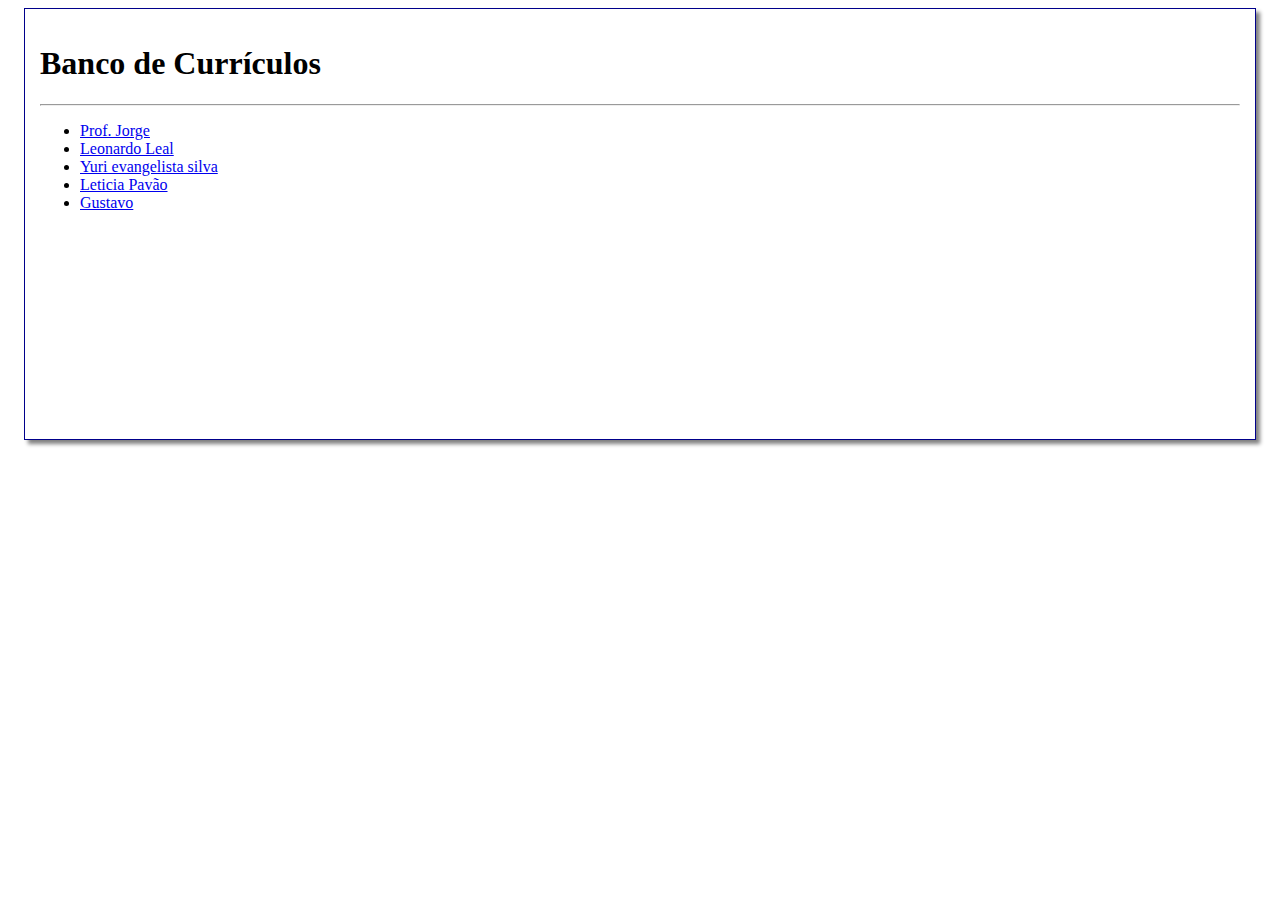
<file: index.html>
<!DOCTYPE html>
<html lang="pt-br">
<head>
    <meta charset="UTF-8">
    <meta name="viewport" content="width=device-width, initial-scale=1.0">
    <title>Banco de Currículos</title>
    <link rel="stylesheet" href="style.css">
</head>
<body>
    <div class="container">
        <header>
            <h1>Banco de Currículos</h1>
            <hr>
        </header>
        <main>
            <ul>
                <li><a href="curriculos/prof_jorge.html">Prof. Jorge</a></li>
                <li><a href="curriculos/leonardo_leal.html">Leonardo Leal</a></li>
                <li><a href="curriculos/yuri.html">Yuri evangelista silva</a></li>
                <li><a href="curriculos/ads_leticia.html">Leticia Pavão</a></li>
                <li><a href="curriculos/gustavo.html">Gustavo</a></li>
            </ul>
        </main>

    </div>
    
</body>
</html>
</file>
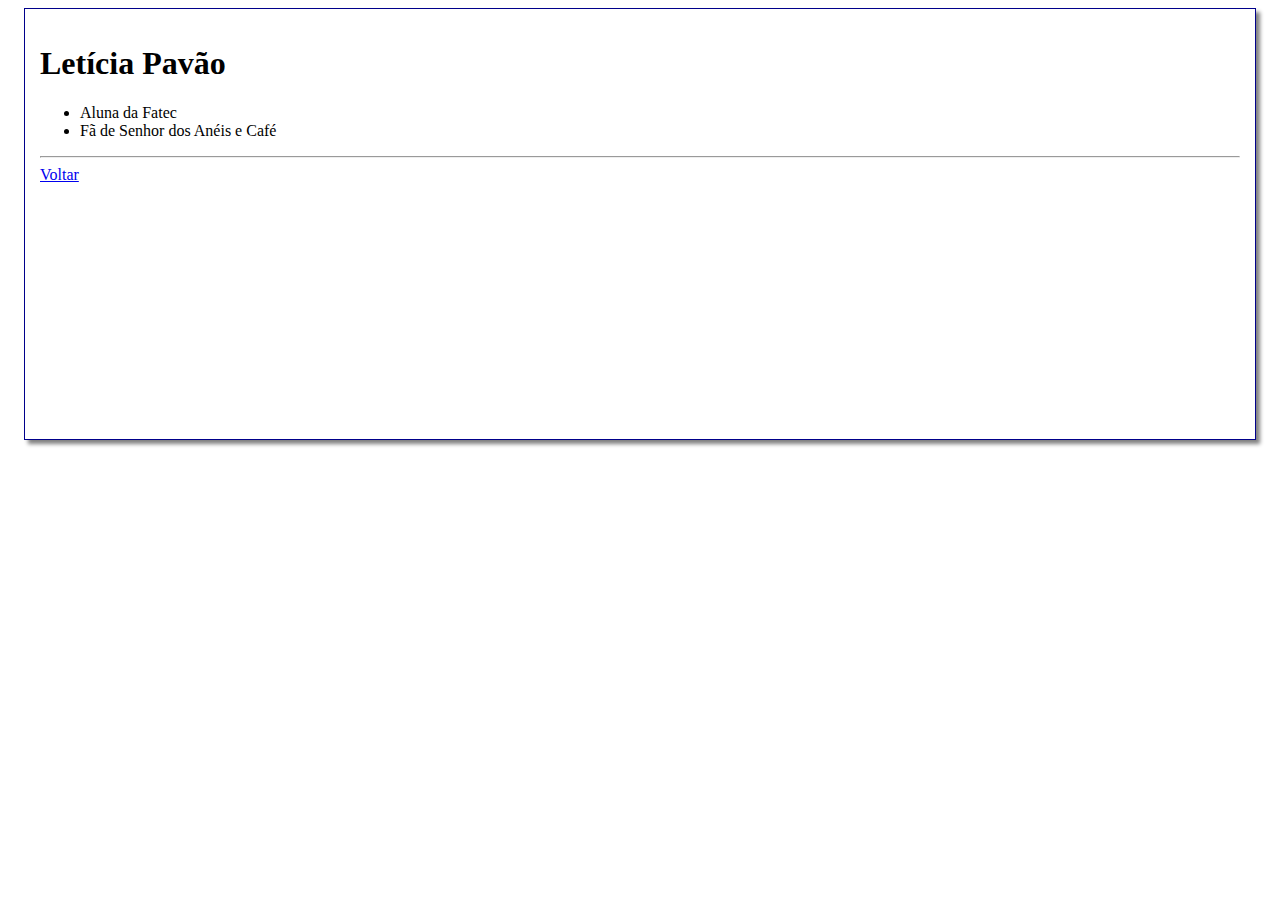
<file: curriculos/ads_leticia.html>
<!DOCTYPE html>
<html lang="pt-br">
<head>
    <meta charset="UTF-8">
    <meta name="viewport" content="width=device-width, initial-scale=1.0">
    <title>Letícia Pavão</title>
    <link rel="stylesheet" href="../style.css">
</head>
<body>
    <div class="container">
        <h1>Letícia Pavão</h1>
        <ul>
            <li>Aluna da Fatec</li>
            <li>Fã de Senhor dos Anéis e Café</li>
        </ul>
        <hr>
        <a href="../index.html">Voltar</a>
    </div>
    
</body>
</html>
</file>
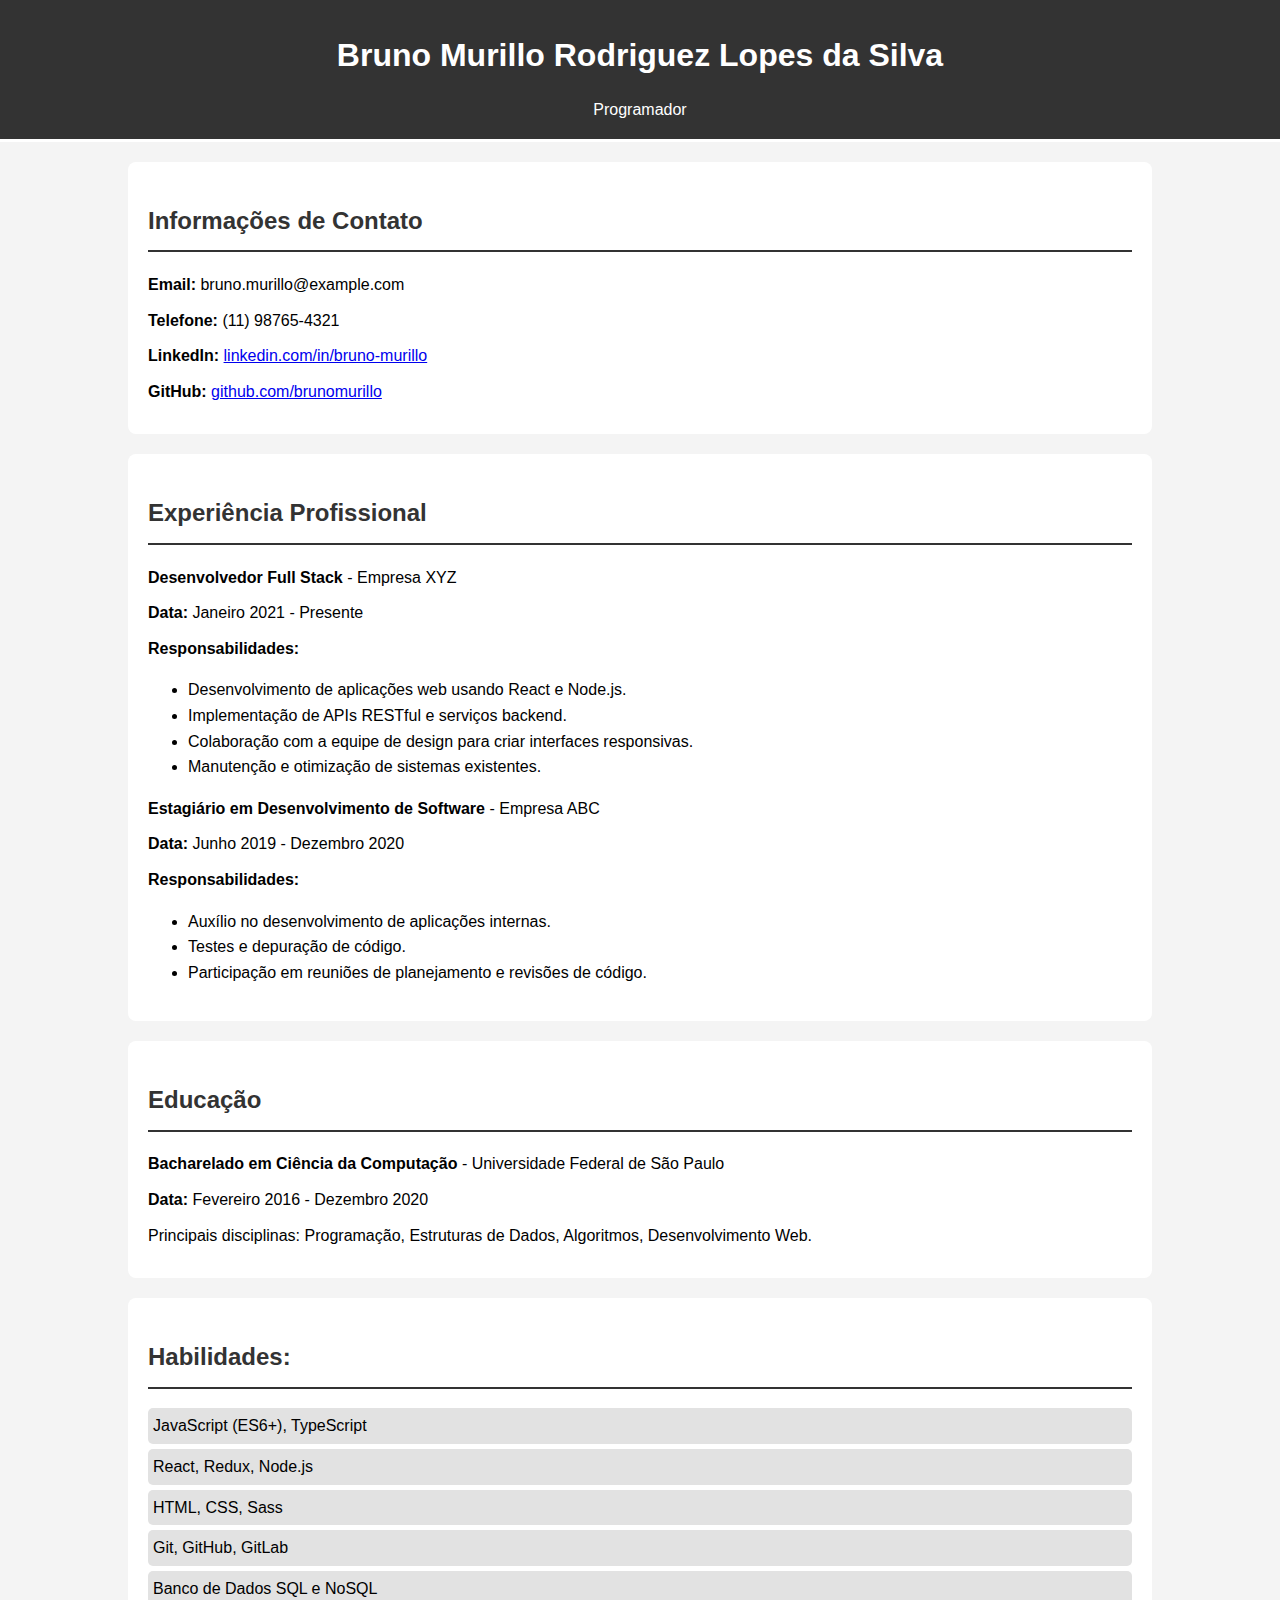
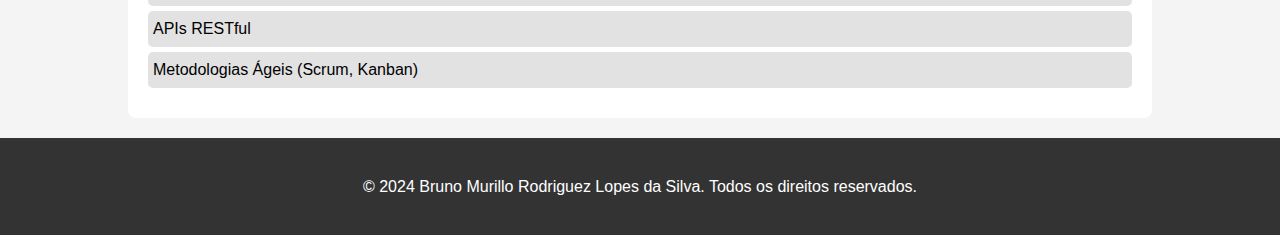
<file: curriculos/bruno.html>
<!DOCTYPE html>
<html lang="pt-BR">
<head>
    <meta charset="UTF-8">
    <meta name="viewport" content="width=device-width, initial-scale=1.0">
    <title>Currículo - Bruno Murillo Rodriguez Lopes da Silva</title>
    <style>
        body {
            font-family: Arial, sans-serif;
            line-height: 1.6;
            margin: 0;
            padding: 0;
            background-color: #f4f4f4;
        }
        .container {
            width: 80%;
            margin: auto;
            overflow: hidden;
        }
        header {
            background: #333;
            color: #fff;
            padding-top: 30px;
            min-height: 70px;
            border-bottom: #fff 3px solid;
            text-align: center;
        }
        header h1 {
            margin: 0;
        }
        section {
            padding: 20px;
            background: #fff;
            margin: 20px 0;
            border-radius: 8px;
        }
        h2 {
            border-bottom: 2px solid #333;
            padding-bottom: 10px;
            color: #333;
        }
        .contact-info, .education, .skills, .experience {
            margin-bottom: 20px;
        }
        .contact-info p, .education p, .skills ul, .experience p {
            margin: 10px 0;
        }
        .skills ul {
            list-style-type: none;
            padding: 0;
        }
        .skills ul li {
            background: #e2e2e2;
            margin: 5px 0;
            padding: 5px;
            border-radius: 5px;
        }
        footer {
            text-align: center;
            padding: 20px;
            background: #333;
            color: #fff;
        }
    </style>
</head>
<body>
    <header>
        <div class="container">
            <h1>Bruno Murillo Rodriguez Lopes da Silva</h1>
            <p>Programador</p>
        </div>
    </header>

    <div class="container">
        <section class="contact-info">
            <h2>Informações de Contato</h2>
            <p><strong>Email:</strong> bruno.murillo@example.com</p>
            <p><strong>Telefone:</strong> (11) 98765-4321</p>
            <p><strong>LinkedIn:</strong> <a href="https://www.linkedin.com/in/bruno-murillo" target="_blank">linkedin.com/in/bruno-murillo</a></p>
            <p><strong>GitHub:</strong> <a href="https://github.com/brunomurillo" target="_blank">github.com/brunomurillo</a></p>
        </section>

        <section class="experience">
            <h2>Experiência Profissional</h2>
            <p><strong>Desenvolvedor Full Stack</strong> - Empresa XYZ</p>
            <p><strong>Data:</strong> Janeiro 2021 - Presente</p>
            <p><strong>Responsabilidades:</strong></p>
            <ul>
                <li>Desenvolvimento de aplicações web usando React e Node.js.</li>
                <li>Implementação de APIs RESTful e serviços backend.</li>
                <li>Colaboração com a equipe de design para criar interfaces responsivas.</li>
                <li>Manutenção e otimização de sistemas existentes.</li>
            </ul>

            <p><strong>Estagiário em Desenvolvimento de Software</strong> - Empresa ABC</p>
            <p><strong>Data:</strong> Junho 2019 - Dezembro 2020</p>
            <p><strong>Responsabilidades:</strong></p>
            <ul>
                <li>Auxílio no desenvolvimento de aplicações internas.</li>
                <li>Testes e depuração de código.</li>
                <li>Participação em reuniões de planejamento e revisões de código.</li>
            </ul>
        </section>

        <section class="education">
            <h2>Educação</h2>
            <p><strong>Bacharelado em Ciência da Computação</strong> - Universidade Federal de São Paulo</p>
            <p><strong>Data:</strong> Fevereiro 2016 - Dezembro 2020</p>
            <p>Principais disciplinas: Programação, Estruturas de Dados, Algoritmos, Desenvolvimento Web.</p>
        </section>

        <section class="skills">
            <h2>Habilidades:</h2>
            <ul>
                <li>JavaScript (ES6+), TypeScript</li>
                <li>React, Redux, Node.js</li>
                <li>HTML, CSS, Sass</li>
                <li>Git, GitHub, GitLab</li>
                <li>Banco de Dados SQL e NoSQL</li>
                <li>APIs RESTful</li>
                <li>Metodologias Ágeis (Scrum, Kanban)</li>
            </ul>
        </section>
    </div>

    <footer>
        <p>&copy; 2024 Bruno Murillo Rodriguez Lopes da Silva. Todos os direitos reservados.</p>
    </footer>
</body>
</html>
</file>
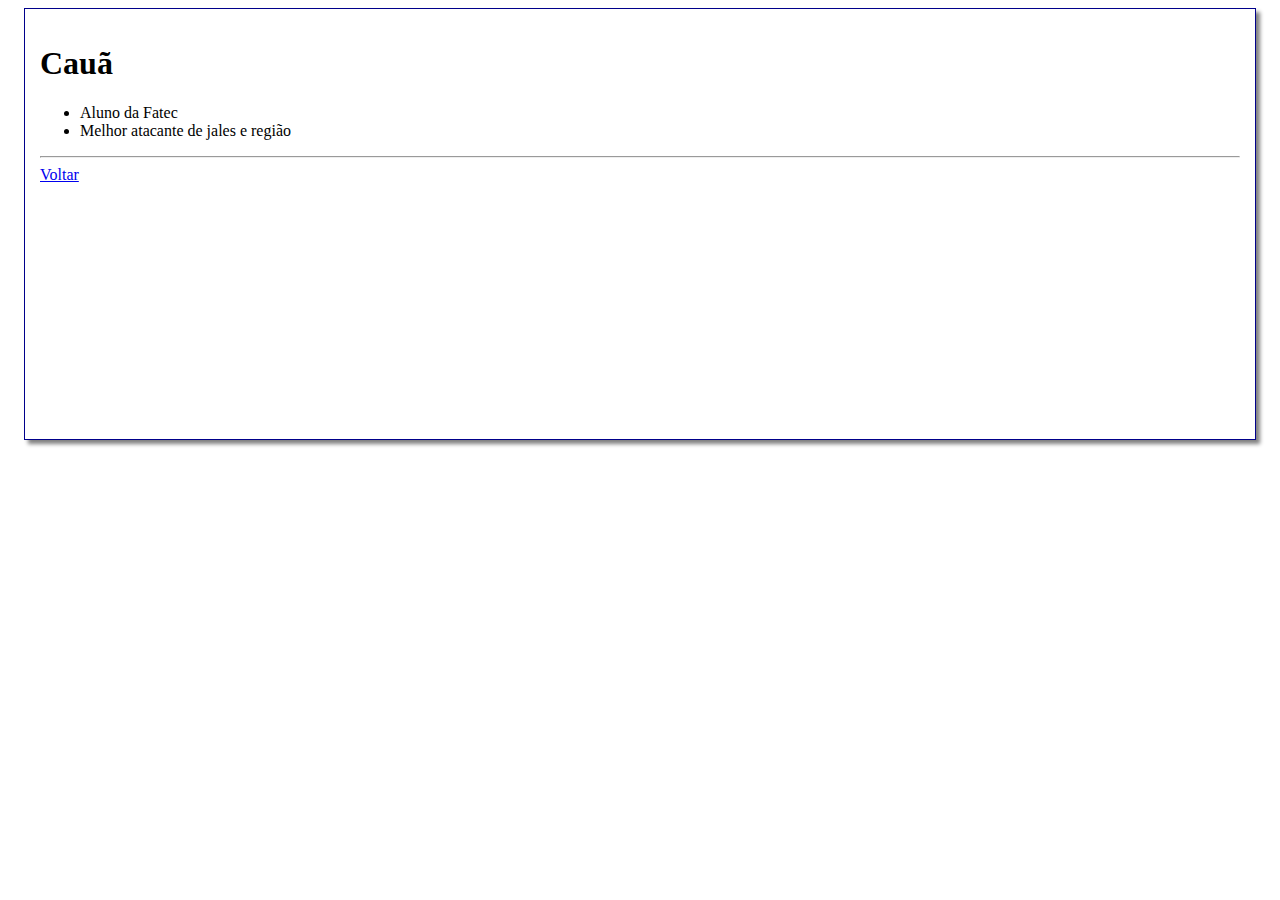
<file: curriculos/caua.html>
<!DOCTYPE html>
<html lang="pt-br">
<head>
    <meta charset="UTF-8">
    <meta name="viewport" content="width=device-width, initial-scale=1.0">
    <title>Cauã</title>
    <link rel="stylesheet" href="../style.css">
</head>
<body>
    <div class="container">
        <h1>Cauã</h1>
        <ul>
            <li>Aluno da Fatec</li>
            <li>Melhor atacante de jales e região</li>
        </ul>
        <hr>
        <a href="../index.html">Voltar</a>
    </div>
    
</body>
</html>
</file>
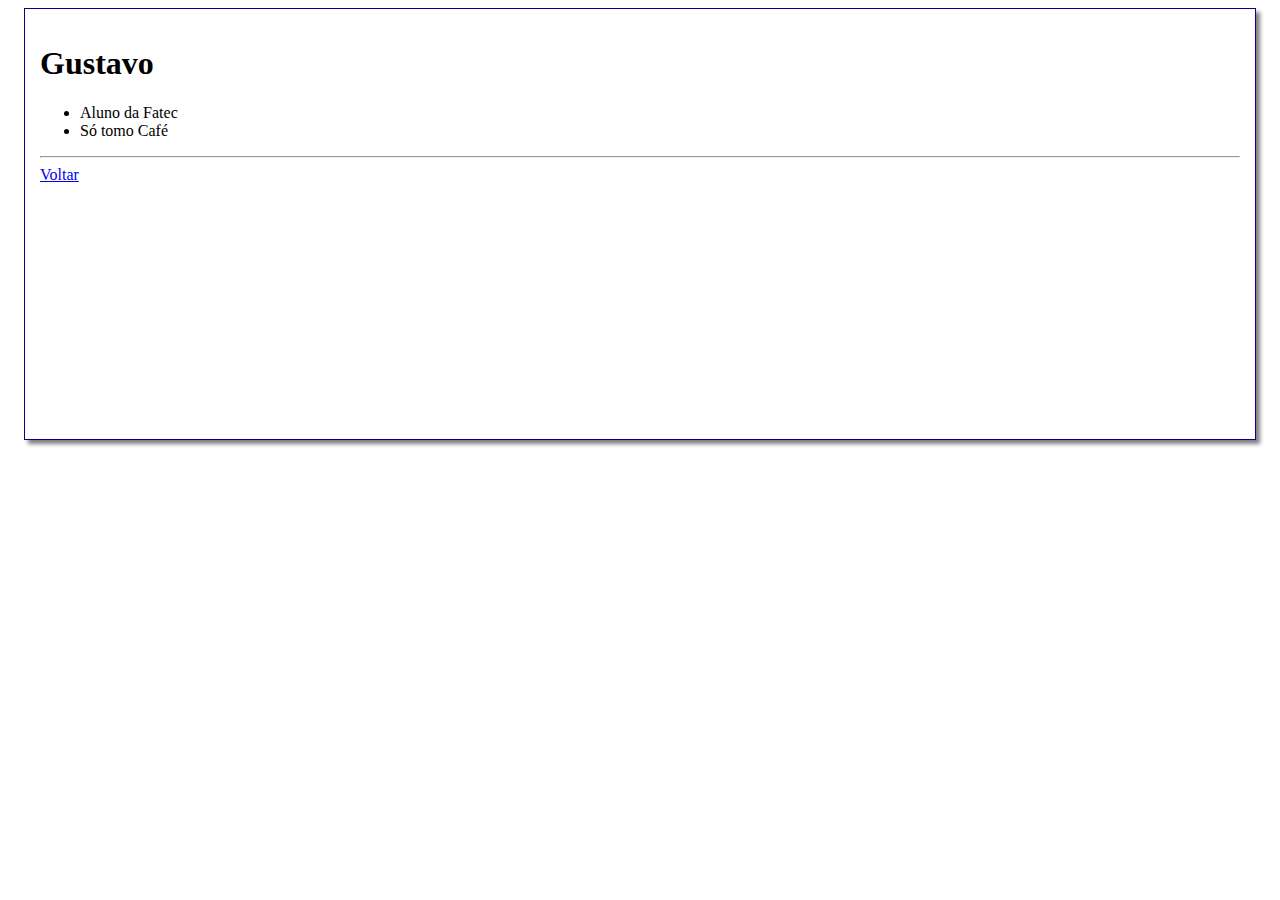
<file: curriculos/gustavo.html>
<!DOCTYPE html>
<html lang="pt-br">
<head>
    <meta charset="UTF-8">
    <meta name="viewport" content="width=device-width, initial-scale=1.0">
    <title>Prof. Jorge</title>
    <link rel="stylesheet" href="../style.css">
</head>
<body>
    <div class="container">
        <h1>Gustavo</h1>
        <ul>
            <li>Aluno da Fatec</li>
            <li>Só tomo Café</li>
        </ul>
        <hr>
        <a href="../index.html">Voltar</a>
    </div>
    
</body>
</html>
</file>
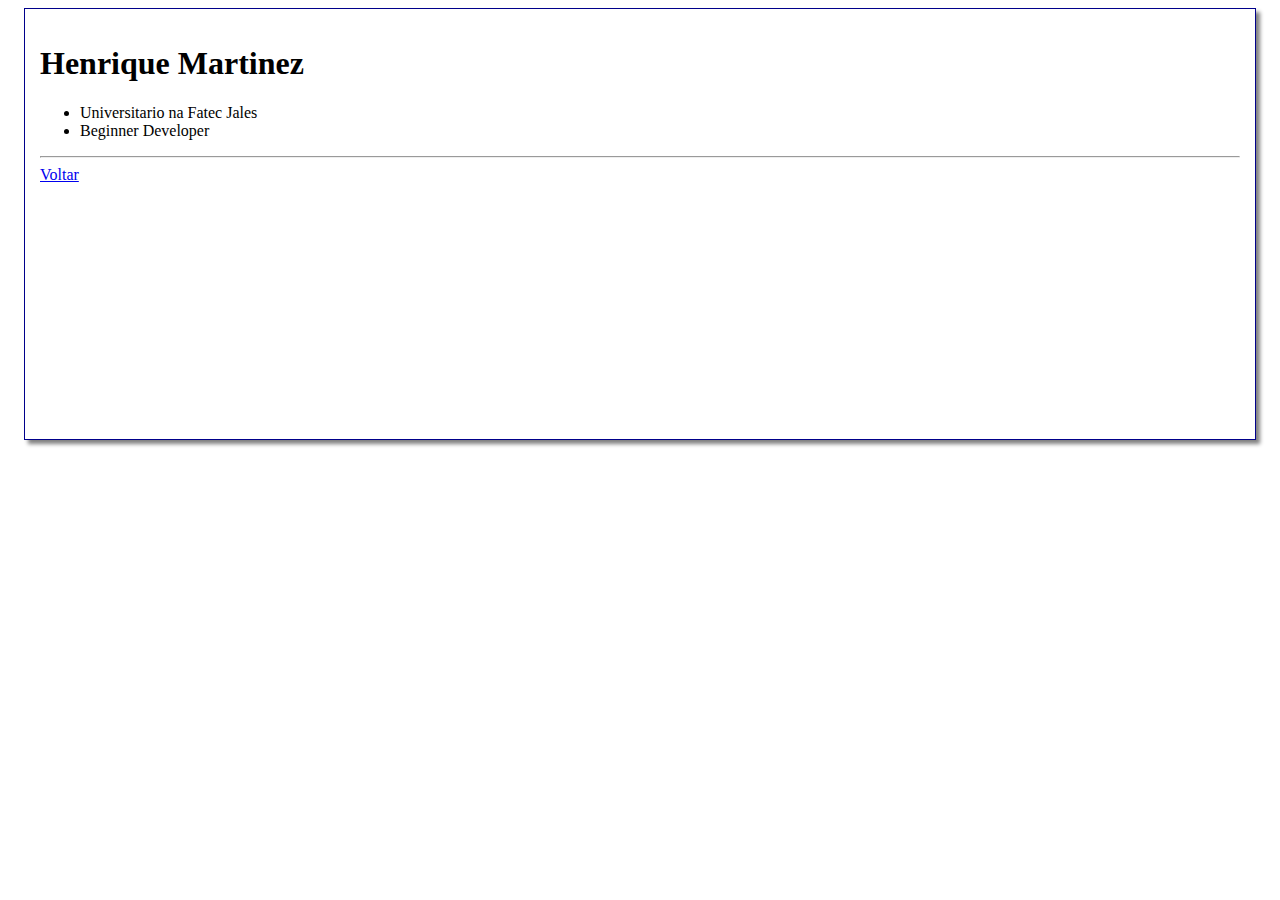
<file: curriculos/Henrique.html>
<!DOCTYPE html>
<html lang="pt-br">
<head>
    <meta charset="UTF-8">
    <meta name="viewport" content="width=device-width, initial-scale=1.0">
    <title>Prof. Jorge</title>
    <link rel="stylesheet" href="../style.css">
</head>
<body>
    <div class="container">
        <h1>Henrique Martinez</h1>
        <ul>
            <li>Universitario na Fatec Jales</li>
            <li>Beginner Developer</li>
            
        </ul>
        <hr>
        <a href="../index.html">Voltar</a>
    </div>
    
</body>
</html>
</file>
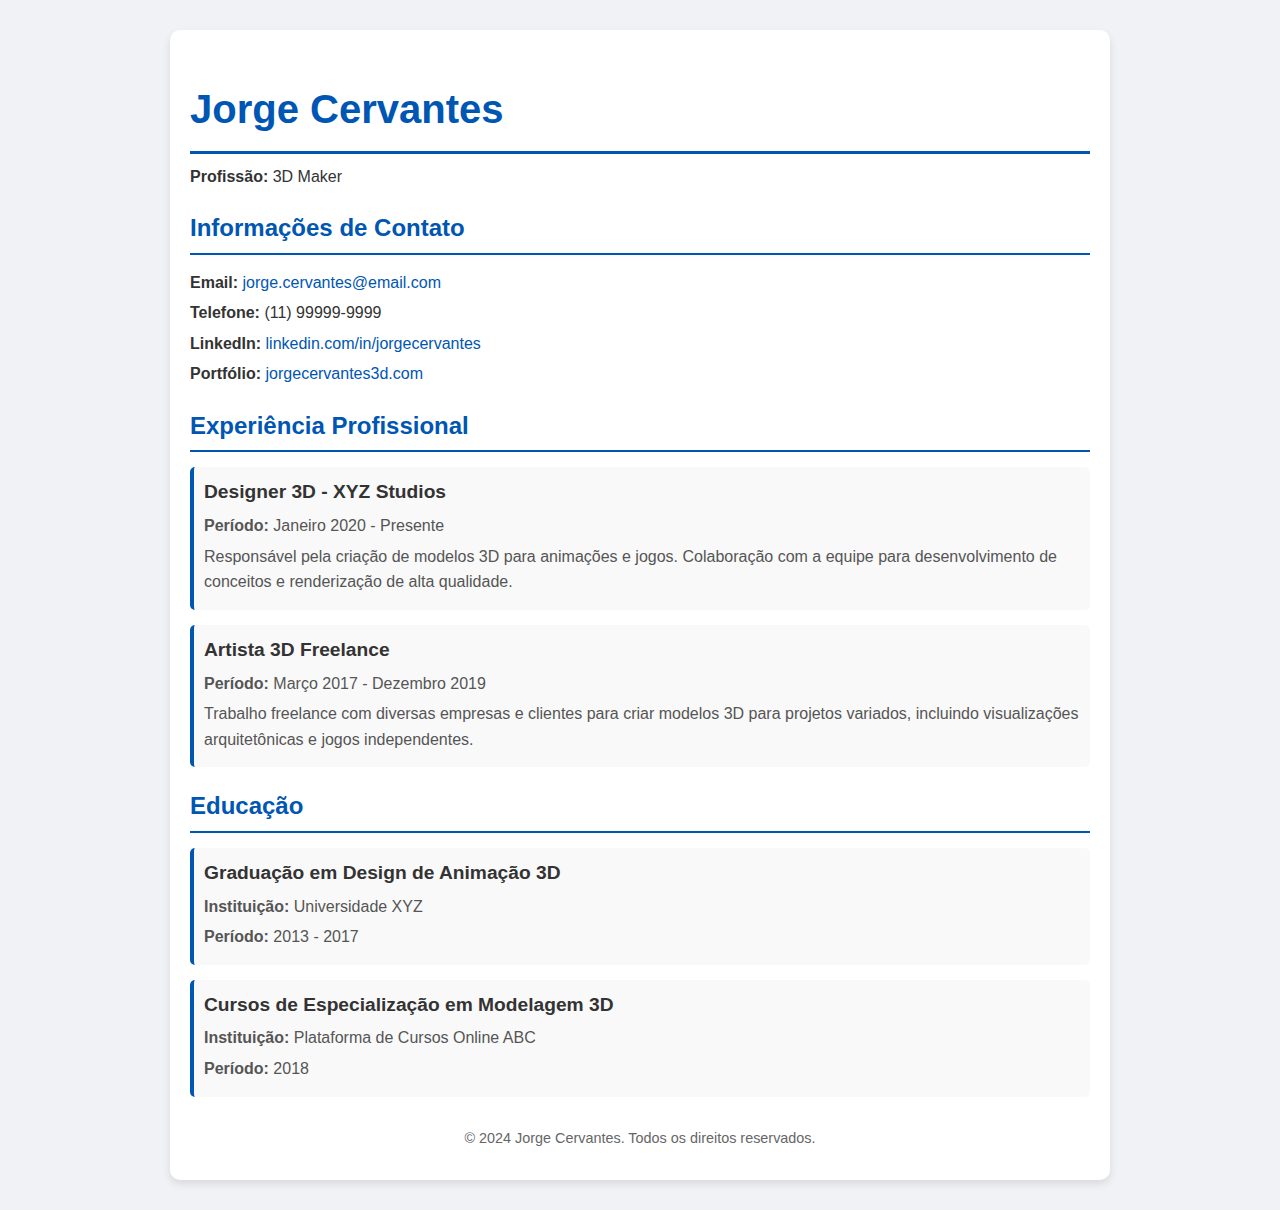
<file: curriculos/JorgeCervantes.html>
<!DOCTYPE html>
<html lang="pt-BR">
<head>
    <meta charset="UTF-8">
    <meta name="viewport" content="width=device-width, initial-scale=1.0">
    <title>Currículo - Jorge Cervantes</title>
    <style>
        body {
            font-family: 'Segoe UI', Tahoma, Geneva, Verdana, sans-serif;
            line-height: 1.6;
            margin: 0;
            padding: 0;
            background-color: #f0f2f5;
            color: #333;
        }
        .container {
            width: 80%;
            max-width: 900px;
            margin: 30px auto;
            background: #ffffff;
            padding: 20px;
            border-radius: 10px;
            box-shadow: 0 4px 8px rgba(0,0,0,0.1);
        }
        h1 {
            color: #0056b3;
            font-size: 2.5em;
            margin-bottom: 10px;
            border-bottom: 3px solid #0056b3;
            padding-bottom: 10px;
        }
        p {
            margin: 10px 0;
        }
        .section {
            margin-bottom: 20px;
        }
        .section h2 {
            color: #0056b3;
            border-bottom: 2px solid #0056b3;
            padding-bottom: 5px;
            font-size: 1.5em;
            margin-bottom: 15px;
        }
        .contact-info p, .experience-item p, .education-item p {
            margin: 5px 0;
        }
        .contact-info p a {
            color: #0056b3;
            text-decoration: none;
        }
        .contact-info p a:hover {
            text-decoration: underline;
        }
        .experience-item, .education-item {
            margin-bottom: 15px;
            padding: 10px;
            border-left: 4px solid #0056b3;
            background: #f9f9f9;
            border-radius: 5px;
        }
        .experience-item h3, .education-item h3 {
            margin: 0;
            color: #333;
            font-size: 1.2em;
        }
        .experience-item p, .education-item p {
            margin: 5px 0;
            color: #555;
        }
        .experience-item:last-of-type, .education-item:last-of-type {
            margin-bottom: 0;
        }
        .footer {
            text-align: center;
            margin-top: 30px;
            font-size: 0.9em;
            color: #666;
        }
    </style>
</head>
<body>
    <div class="container">
        <h1>Jorge Cervantes</h1>
        <p><strong>Profissão:</strong> 3D Maker</p>

        <div class="section contact-info">
            <h2>Informações de Contato</h2>
            <p><strong>Email:</strong> <a href="mailto:jorge.cervantes@email.com">jorge.cervantes@email.com</a></p>
            <p><strong>Telefone:</strong> (11) 99999-9999</p>
            <p><strong>LinkedIn:</strong> <a href="https://www.linkedin.com/in/jorgecervantes" target="_blank">linkedin.com/in/jorgecervantes</a></p>
            <p><strong>Portfólio:</strong> <a href="https://www.jorgecervantes3d.com" target="_blank">jorgecervantes3d.com</a></p>
        </div>

        <div class="section experience">
            <h2>Experiência Profissional</h2>
            <div class="experience-item">
                <h3>Designer 3D - XYZ Studios</h3>
                <p><strong>Período:</strong> Janeiro 2020 - Presente</p>
                <p>Responsável pela criação de modelos 3D para animações e jogos. Colaboração com a equipe para desenvolvimento de conceitos e renderização de alta qualidade.</p>
            </div>
            <div class="experience-item">
                <h3>Artista 3D Freelance</h3>
                <p><strong>Período:</strong> Março 2017 - Dezembro 2019</p>
                <p>Trabalho freelance com diversas empresas e clientes para criar modelos 3D para projetos variados, incluindo visualizações arquitetônicas e jogos independentes.</p>
            </div>
        </div>

        <div class="section education">
            <h2>Educação</h2>
            <div class="education-item">
                <h3>Graduação em Design de Animação 3D</h3>
                <p><strong>Instituição:</strong> Universidade XYZ</p>
                <p><strong>Período:</strong> 2013 - 2017</p>
            </div>
            <div class="education-item">
                <h3>Cursos de Especialização em Modelagem 3D</h3>
                <p><strong>Instituição:</strong> Plataforma de Cursos Online ABC</p>
                <p><strong>Período:</strong> 2018</p>
            </div>
        </div>
        
        <div class="footer">
            <p>&copy; 2024 Jorge Cervantes. Todos os direitos reservados.</p>
        </div>
    </div>
</body>
</html>
</file>
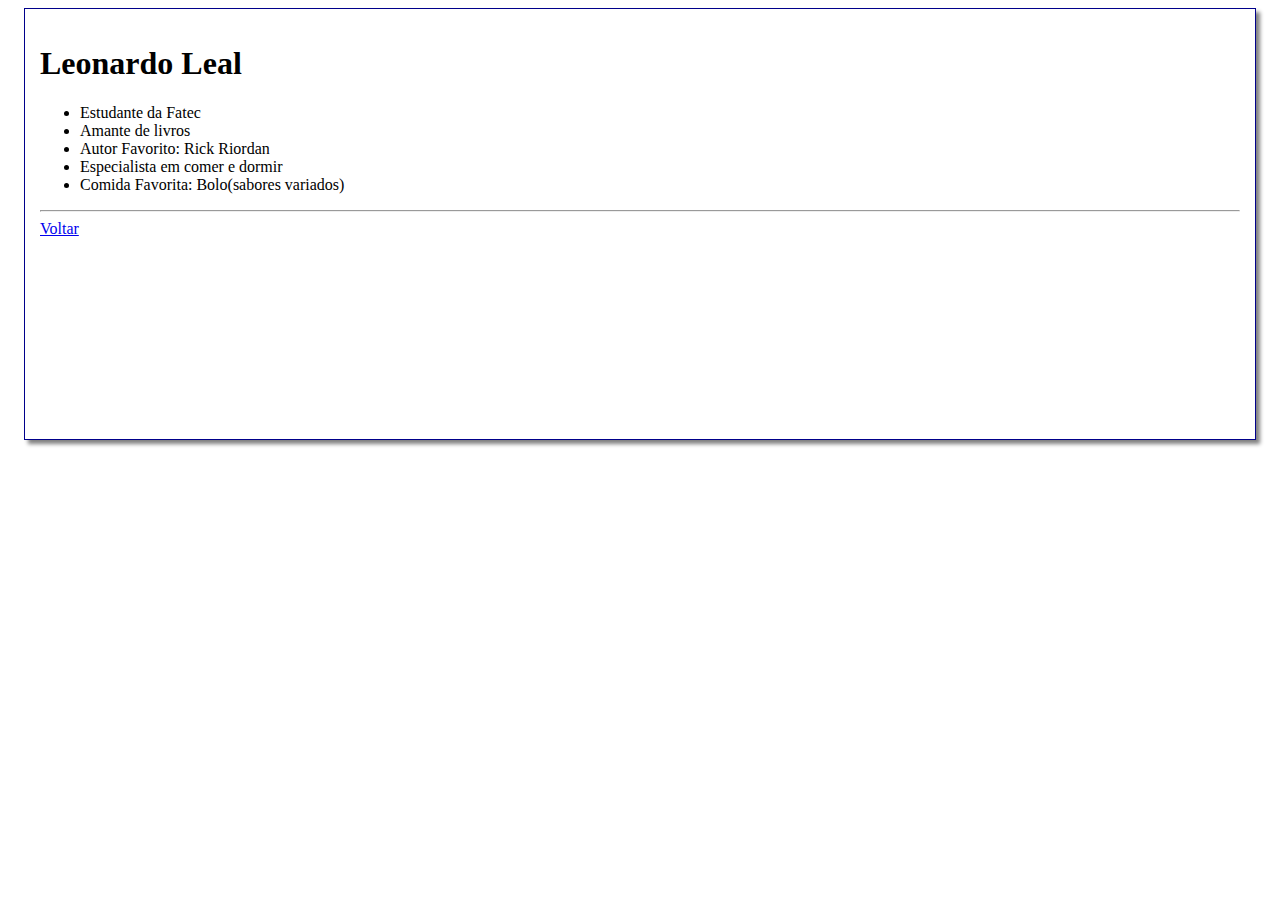
<file: curriculos/leonardo_leal.html>
<!DOCTYPE html>
<html lang="pt-br">
<head>
    <meta charset="UTF-8">
    <meta name="viewport" content="width=device-width, initial-scale=1.0">
    <title>Leonardo Leal</title>
    <link rel="stylesheet" href="../style.css">
</head>
<body>
    <div class="container">
        <h1>Leonardo Leal</h1>
        <ul>
            <li>Estudante da Fatec</li>
            <li>Amante de livros</li>
            <li>Autor Favorito: Rick Riordan</li>
            <li>Especialista em comer e dormir</li>
            <li>Comida Favorita: Bolo(sabores variados)</li>
        </ul>
        <hr>
        <a href="../index.html">Voltar</a>
    </div>
</body>
</html>
</file>
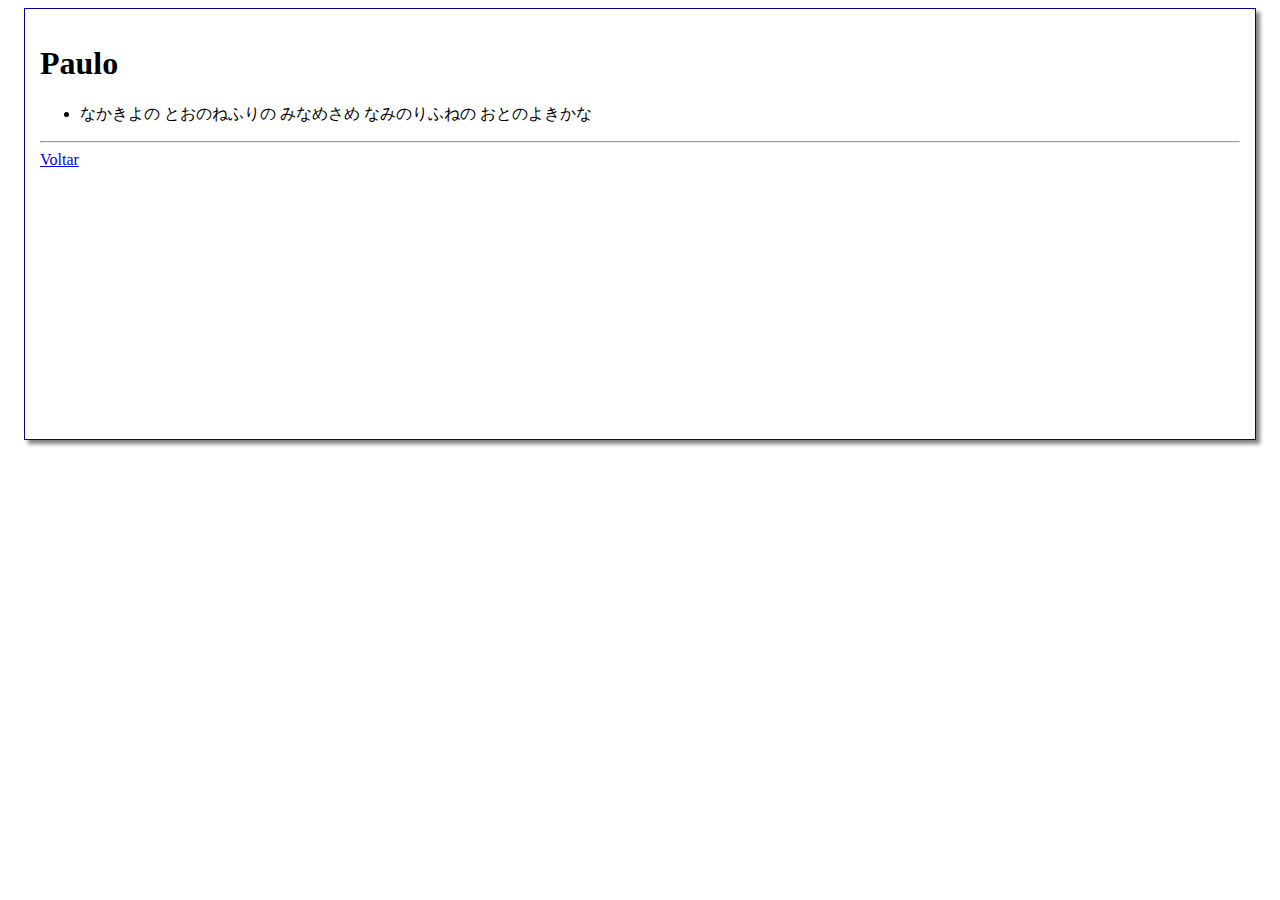
<file: curriculos/paulo.html>
<!DOCTYPE html>
<html lang="pt-br">
<head>
    <meta charset="UTF-8">
    <meta name="viewport" content="width=device-width, initial-scale=1.0">
    <title>Paulo</title>
    <link rel="stylesheet" href="../style.css">
</head>
<body>
    <div class="container">
        <h1>Paulo</h1>
        <ul>
            <li>なかきよの とおのねふりの みなめさめ なみのりふねの おとのよきかな</li>
        </ul>
        <hr>
        <a href="../index.html">Voltar</a>
    </div>
    
</body>
</html>
</file>
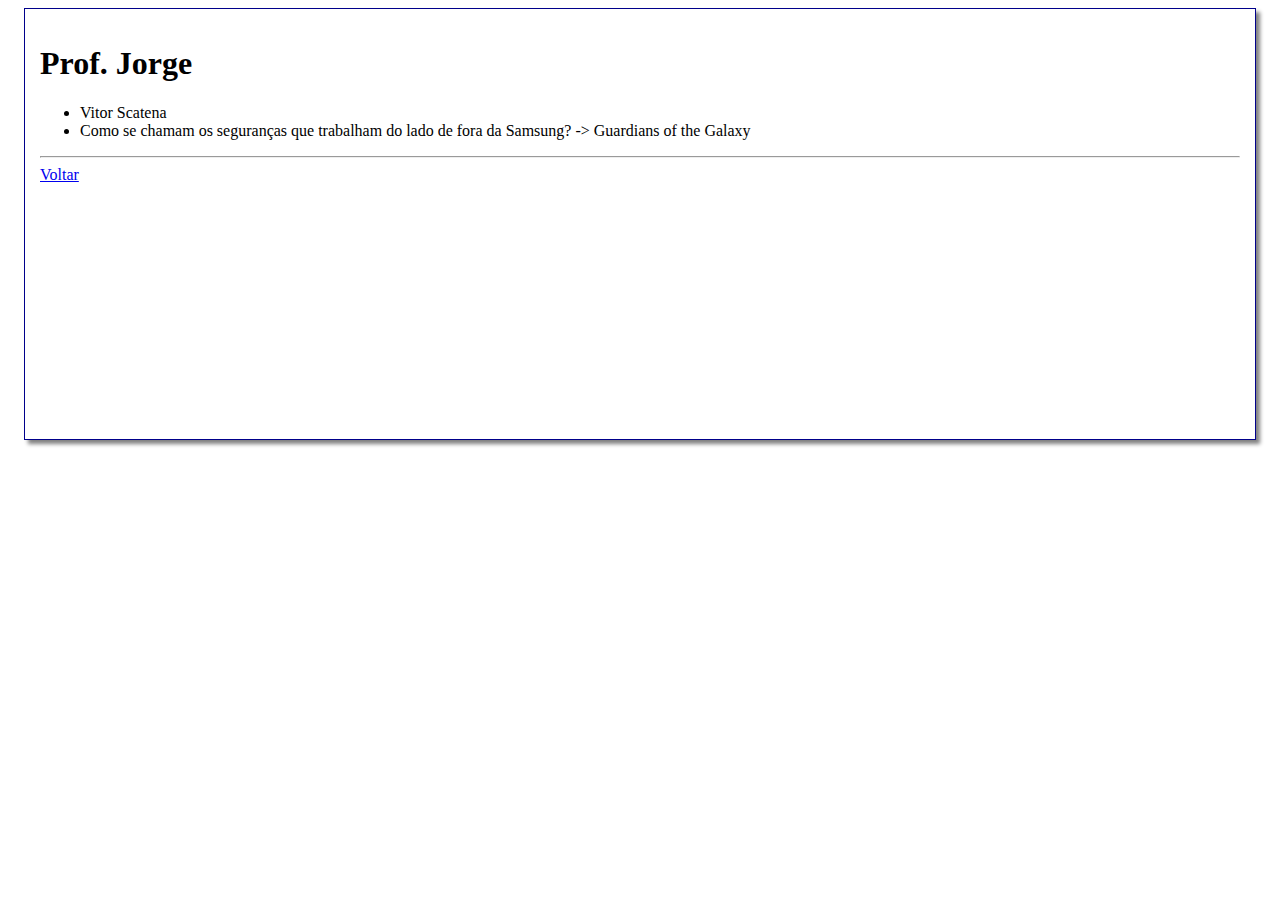
<file: curriculos/prof_jorge.html>
<!DOCTYPE html>
<html lang="pt-br">
<head>
    <meta charset="UTF-8">
    <meta name="viewport" content="width=device-width, initial-scale=1.0">
    <title>Prof. Jorge</title>
    <link rel="stylesheet" href="../style.css">
</head>
<body>
    <div class="container">
        <h1>Prof. Jorge</h1>
        <ul>
            <li>Vitor Scatena</li>
            <li>Como se chamam os seguranças que trabalham do lado de fora da Samsung? -> Guardians of the Galaxy</li>
        </ul>
        <hr>
        <a href="../index.html">Voltar</a>
    </div>
    
</body>
</html>
</file>
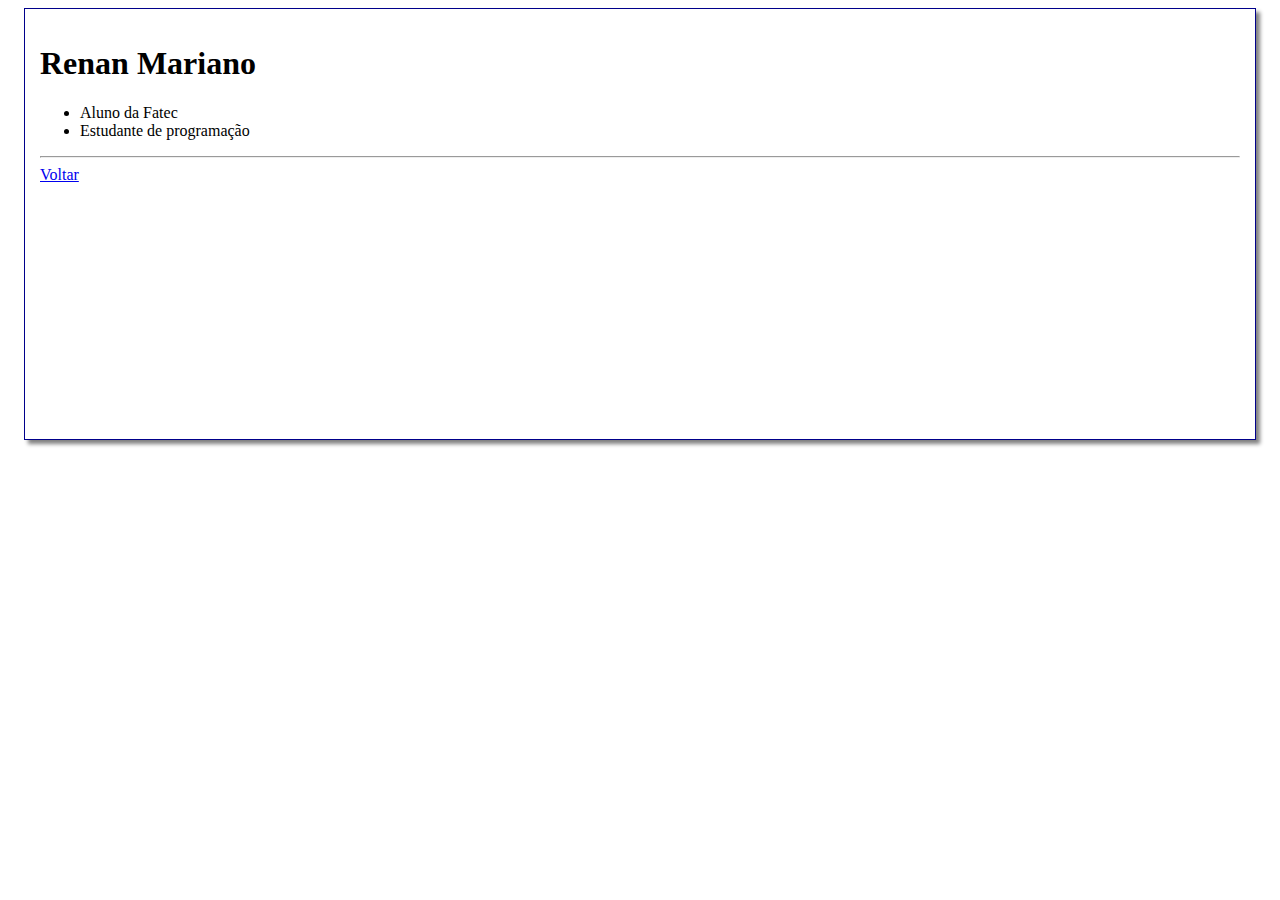
<file: curriculos/renan.html>
<!DOCTYPE html>
<html lang="pt-br">
<head>
    <meta charset="UTF-8">
    <meta name="viewport" content="width=device-width, initial-scale=1.0">
    <title>Renan Mariano</title>
    <link rel="stylesheet" href="../style.css">
</head>
<body>
    <div class="container">
        <h1>Renan Mariano</h1>
        <ul>
            <li>Aluno da Fatec</li>
            <li>Estudante de programação</li>
        </ul>
        <hr>
        <a href="../index.html">Voltar</a>
    </div>
    
</body>
</html>
</file>
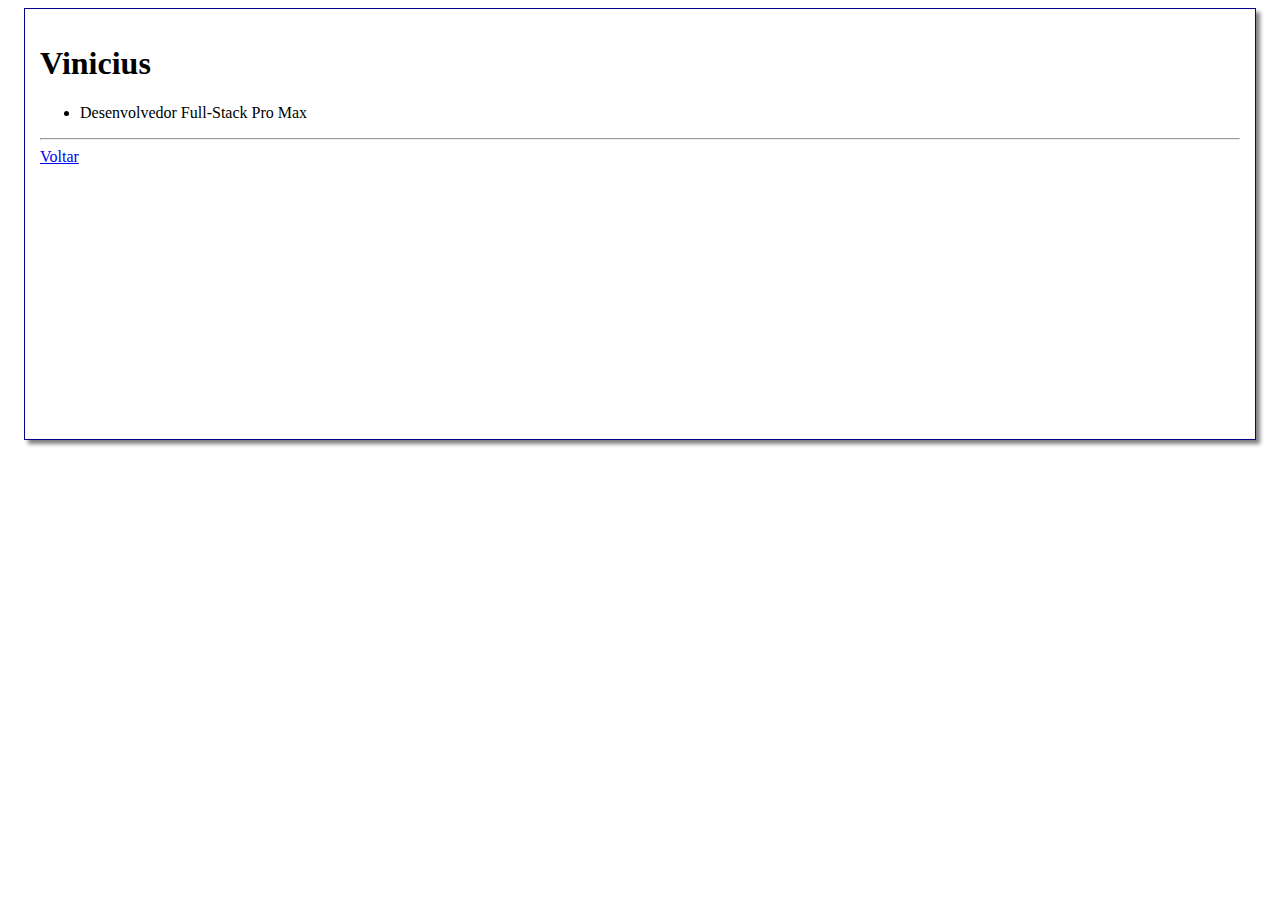
<file: curriculos/vinicius.html>
<!DOCTYPE html>
<html lang="pt-br">
<head>
    <meta charset="UTF-8">
    <meta name="viewport" content="width=device-width, initial-scale=1.0">
    <title>Vinicius</title>
    <link rel="stylesheet" href="../style.css">
</head>
<body>
    <div class="container">
        <h1>Vinicius</h1>
        <ul>
            <li>Desenvolvedor Full-Stack Pro Max</li>
        </ul>
        <hr>
        <a href="../index.html">Voltar</a>
    </div>
</body>
</html>
</file>
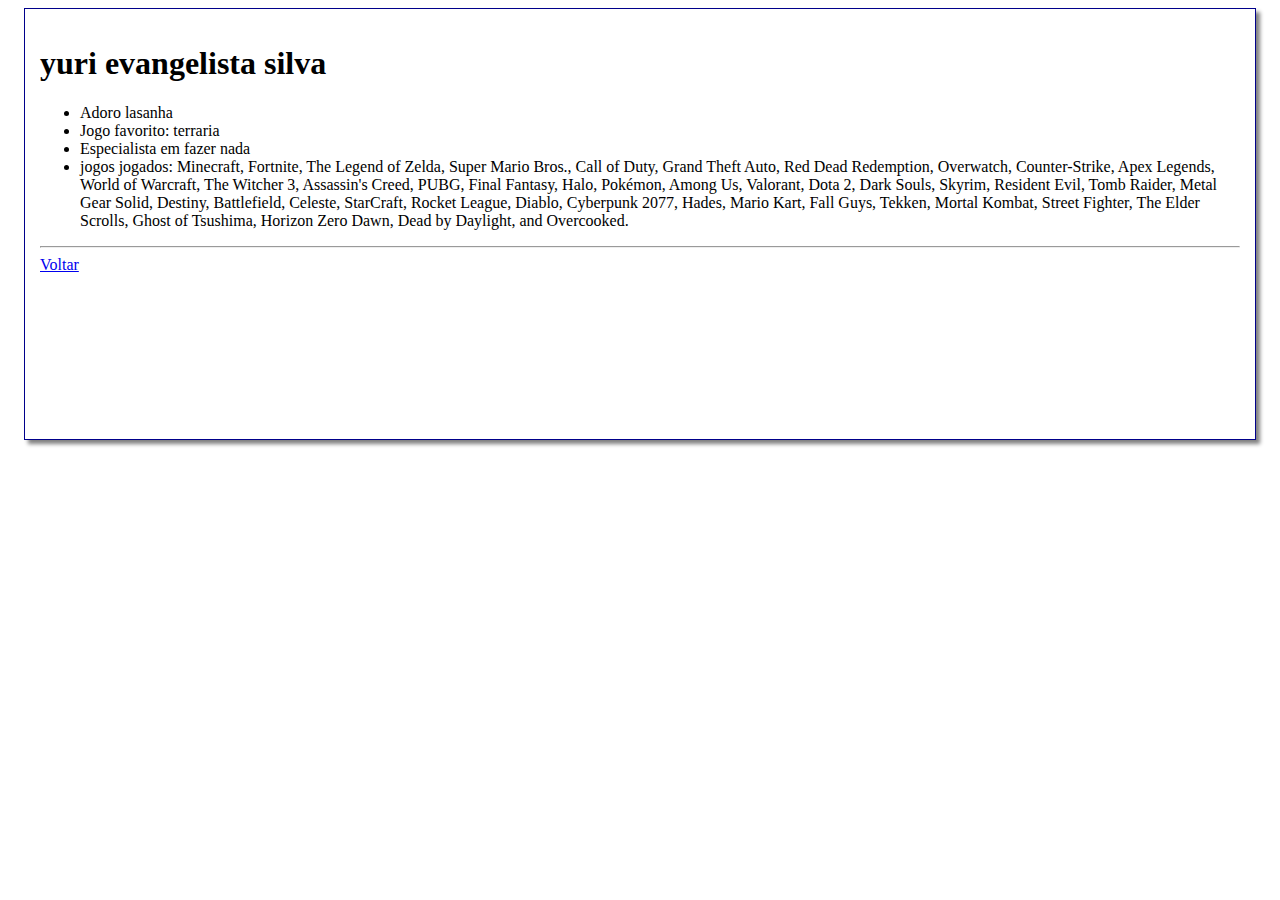
<file: curriculos/yuri.html>
<!DOCTYPE html>
<html lang="pt-br">
<head>
    <meta charset="UTF-8">
    <meta name="viewport" content="width=device-width, initial-scale=1.0">
    <title>Yuri evangelista silva</title>
    <link rel="stylesheet" href="../style.css">
</head>
<body>
    <div class="container">
        <h1>yuri evangelista silva</h1>
        <ul>
            <li>Adoro lasanha</li>
            <li>Jogo favorito: terraria</li>
            <li>Especialista em fazer nada</li>
            <li>jogos jogados: Minecraft, Fortnite, The Legend of Zelda, Super Mario Bros., Call of Duty, Grand Theft Auto, Red Dead Redemption, Overwatch, Counter-Strike, Apex Legends, World of Warcraft, The Witcher 3, Assassin's Creed, PUBG, Final Fantasy, Halo, Pokémon, Among Us, Valorant, Dota 2, Dark Souls, Skyrim, Resident Evil, Tomb Raider, Metal Gear Solid, Destiny, Battlefield, Celeste, StarCraft, Rocket League, Diablo, Cyberpunk 2077, Hades, Mario Kart, Fall Guys, Tekken, Mortal Kombat, Street Fighter, The Elder Scrolls, Ghost of Tsushima, Horizon Zero Dawn, Dead by Daylight, and Overcooked.</li>
        </ul>
        <hr>
        <a href="../index.html">Voltar</a>
    </div>
    
</body>
</html>
</file>
<file: style.css>
.container {
    display: block;
    margin: 0 auto;
    width: 1200px;
    border: thin darkblue solid;
    min-height: 400px;
    box-shadow: 4px 4px 4px gray;
    padding: 15px;
}
</file>
